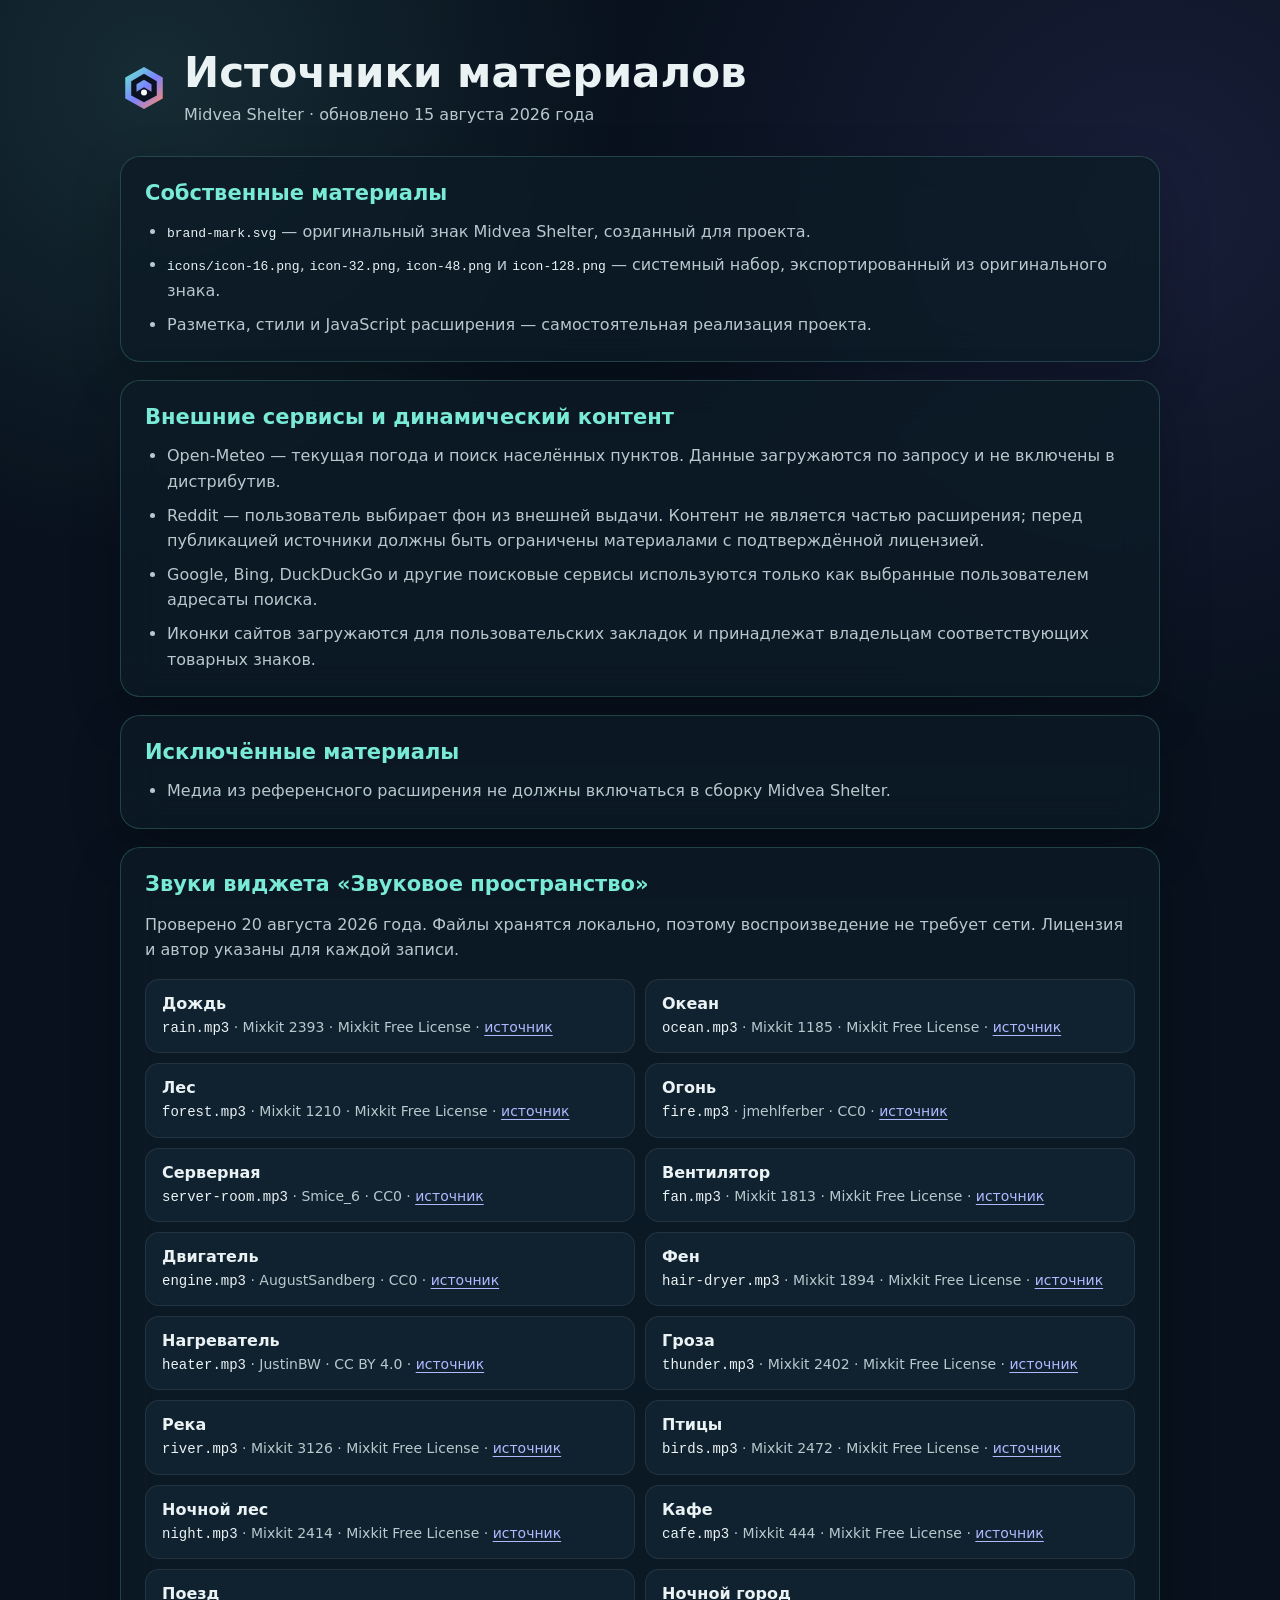
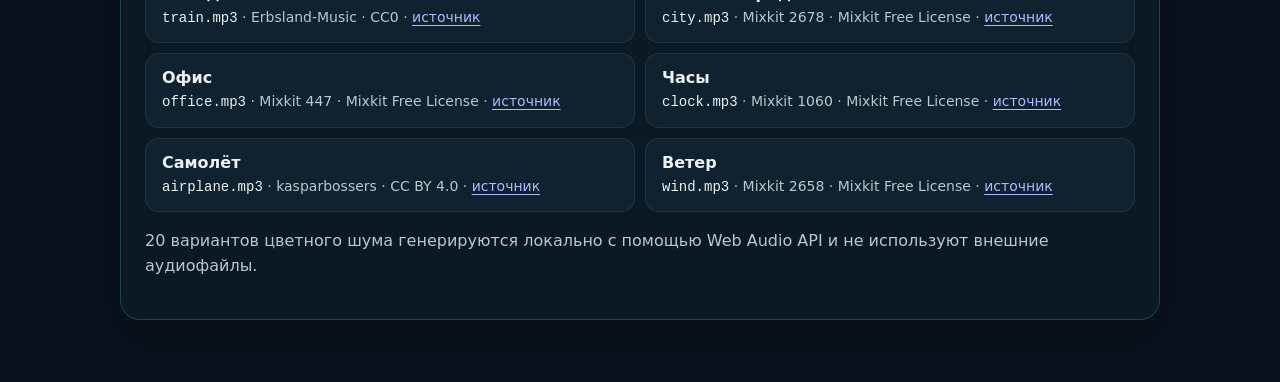
<file: start-page-extension/asset-sources.html>
<!doctype html>
<html lang="ru">
<head>
  <meta charset="utf-8">
  <meta name="viewport" content="width=device-width, initial-scale=1">
  <title>Источники материалов — Midvea Shelter</title>
  <style>
    :root {
      color-scheme: dark;
      --bg: #08111d;
      --surface: rgba(13, 27, 39, 0.82);
      --surface-strong: rgba(18, 35, 49, 0.94);
      --border: rgba(121, 234, 213, 0.2);
      --text: #eaf2f4;
      --muted: #b8c8cd;
      --accent: #79ead5;
      --link: #aeb9ff;
    }

    * { box-sizing: border-box; }

    body {
      margin: 0;
      min-height: 100vh;
      font-family: "Segoe UI Variable", "Segoe UI", system-ui, sans-serif;
      color: var(--text);
      background:
        radial-gradient(circle at 12% 4%, rgba(121, 234, 213, 0.12), transparent 30rem),
        radial-gradient(circle at 90% 10%, rgba(137, 123, 255, 0.12), transparent 34rem),
        var(--bg);
    }

    main {
      width: min(1040px, calc(100% - 32px));
      margin: 0 auto;
      padding: 48px 0 72px;
    }

    header {
      display: flex;
      align-items: center;
      gap: 16px;
      margin-bottom: 28px;
    }

    header img { width: 48px; height: 48px; }
    h1 { margin: 0; font-size: clamp(28px, 4vw, 42px); }
    .updated { margin: 5px 0 0; color: var(--muted); }

    section {
      margin-top: 18px;
      padding: 24px;
      border: 1px solid var(--border);
      border-radius: 20px;
      background: var(--surface);
      box-shadow: 0 18px 50px rgba(0, 0, 0, 0.22);
      backdrop-filter: blur(18px);
    }

    h2 { margin: 0 0 14px; color: var(--accent); font-size: 21px; }
    p, li { color: var(--muted); line-height: 1.6; }
    ul { margin: 0; padding-left: 22px; }
    li + li { margin-top: 8px; }
    a { color: var(--link); text-underline-offset: 3px; }
    code { color: var(--text); }

    .audio-grid {
      display: grid;
      grid-template-columns: repeat(2, minmax(0, 1fr));
      gap: 10px;
    }

    .audio-item {
      padding: 14px 16px;
      border: 1px solid rgba(255, 255, 255, 0.08);
      border-radius: 14px;
      background: var(--surface-strong);
    }

    .audio-item strong, .audio-item span { display: block; }
    .audio-item span { margin-top: 4px; color: var(--muted); font-size: 14px; line-height: 1.45; }

    .notice {
      border-color: rgba(255, 201, 107, 0.28);
      background: rgba(50, 37, 20, 0.72);
    }

    @media (max-width: 720px) {
      main { padding-top: 28px; }
      section { padding: 19px; border-radius: 16px; }
      .audio-grid { grid-template-columns: 1fr; }
    }
  </style>
</head>
<body>
  <main>
    <header>
      <img src="brand-mark.svg" alt="Логотип Midvea Shelter">
      <div>
        <h1>Источники материалов</h1>
        <p class="updated">Midvea Shelter · обновлено 15 августа 2026 года</p>
      </div>
    </header>

    <section>
      <h2>Собственные материалы</h2>
      <ul>
        <li><code>brand-mark.svg</code> — оригинальный знак Midvea Shelter, созданный для проекта.</li>
        <li><code>icons/icon-16.png</code>, <code>icon-32.png</code>, <code>icon-48.png</code> и <code>icon-128.png</code> — системный набор, экспортированный из оригинального знака.</li>
        <li>Разметка, стили и JavaScript расширения — самостоятельная реализация проекта.</li>
      </ul>
    </section>

    <section>
      <h2>Внешние сервисы и динамический контент</h2>
      <ul>
        <li>Open-Meteo — текущая погода и поиск населённых пунктов. Данные загружаются по запросу и не включены в дистрибутив.</li>
        <li>Reddit — пользователь выбирает фон из внешней выдачи. Контент не является частью расширения; перед публикацией источники должны быть ограничены материалами с подтверждённой лицензией.</li>
        <li>Google, Bing, DuckDuckGo и другие поисковые сервисы используются только как выбранные пользователем адресаты поиска.</li>
        <li>Иконки сайтов загружаются для пользовательских закладок и принадлежат владельцам соответствующих товарных знаков.</li>
      </ul>
    </section>

    <section>
      <h2>Исключённые материалы</h2>
      <ul>
        <li>Медиа из референсного расширения не должны включаться в сборку Midvea Shelter.</li>
      </ul>
    </section>

    <section>
      <h2>Звуки виджета «Звуковое пространство»</h2>
      <p>Проверено 20 августа 2026 года. Файлы хранятся локально, поэтому воспроизведение не требует сети. Лицензия и автор указаны для каждой записи.</p>
      <div class="audio-grid">
        <div class="audio-item"><strong>Дождь</strong><span><code>rain.mp3</code> · Mixkit 2393 · Mixkit Free License · <a href="https://mixkit.co/free-sound-effects/rain/">источник</a></span></div>
        <div class="audio-item"><strong>Океан</strong><span><code>ocean.mp3</code> · Mixkit 1185 · Mixkit Free License · <a href="https://mixkit.co/free-sound-effects/sea/">источник</a></span></div>
        <div class="audio-item"><strong>Лес</strong><span><code>forest.mp3</code> · Mixkit 1210 · Mixkit Free License · <a href="https://mixkit.co/free-sound-effects/forest/">источник</a></span></div>
        <div class="audio-item"><strong>Огонь</strong><span><code>fire.mp3</code> · jmehlferber · CC0 · <a href="https://freesound.org/people/jmehlferber/sounds/370938/">источник</a></span></div>
        <div class="audio-item"><strong>Серверная</strong><span><code>server-room.mp3</code> · Smice_6 · CC0 · <a href="https://freesound.org/people/Smice_6/sounds/536529/">источник</a></span></div>
        <div class="audio-item"><strong>Вентилятор</strong><span><code>fan.mp3</code> · Mixkit 1813 · Mixkit Free License · <a href="https://mixkit.co/free-sound-effects/appliances/">источник</a></span></div>
        <div class="audio-item"><strong>Двигатель</strong><span><code>engine.mp3</code> · AugustSandberg · CC0 · <a href="https://freesound.org/people/AugustSandberg/sounds/264864/">источник</a></span></div>
        <div class="audio-item"><strong>Фен</strong><span><code>hair-dryer.mp3</code> · Mixkit 1894 · Mixkit Free License · <a href="https://mixkit.co/free-sound-effects/appliances/">источник</a></span></div>
        <div class="audio-item"><strong>Нагреватель</strong><span><code>heater.mp3</code> · JustinBW · CC BY 4.0 · <a href="https://freesound.org/people/JustinBW/sounds/70154/">источник</a></span></div>
        <div class="audio-item"><strong>Гроза</strong><span><code>thunder.mp3</code> · Mixkit 2402 · Mixkit Free License · <a href="https://mixkit.co/free-sound-effects/thunder/">источник</a></span></div>
        <div class="audio-item"><strong>Река</strong><span><code>river.mp3</code> · Mixkit 3126 · Mixkit Free License · <a href="https://mixkit.co/free-sound-effects/nature/">источник</a></span></div>
        <div class="audio-item"><strong>Птицы</strong><span><code>birds.mp3</code> · Mixkit 2472 · Mixkit Free License · <a href="https://mixkit.co/free-sound-effects/birds/">источник</a></span></div>
        <div class="audio-item"><strong>Ночной лес</strong><span><code>night.mp3</code> · Mixkit 2414 · Mixkit Free License · <a href="https://mixkit.co/free-sound-effects/nature/">источник</a></span></div>
        <div class="audio-item"><strong>Кафе</strong><span><code>cafe.mp3</code> · Mixkit 444 · Mixkit Free License · <a href="https://mixkit.co/free-sound-effects/restaurant/">источник</a></span></div>
        <div class="audio-item"><strong>Поезд</strong><span><code>train.mp3</code> · Erbsland-Music · CC0 · <a href="https://freesound.org/people/Erbsland-Music/sounds/628663/">источник</a></span></div>
        <div class="audio-item"><strong>Ночной город</strong><span><code>city.mp3</code> · Mixkit 2678 · Mixkit Free License · <a href="https://mixkit.co/free-sound-effects/city/">источник</a></span></div>
        <div class="audio-item"><strong>Офис</strong><span><code>office.mp3</code> · Mixkit 447 · Mixkit Free License · <a href="https://mixkit.co/free-sound-effects/public-places/">источник</a></span></div>
        <div class="audio-item"><strong>Часы</strong><span><code>clock.mp3</code> · Mixkit 1060 · Mixkit Free License · <a href="https://mixkit.co/free-sound-effects/clock/">источник</a></span></div>
        <div class="audio-item"><strong>Самолёт</strong><span><code>airplane.mp3</code> · kasparbossers · CC BY 4.0 · <a href="https://freesound.org/people/kasparbossers/sounds/855260/">источник</a></span></div>
        <div class="audio-item"><strong>Ветер</strong><span><code>wind.mp3</code> · Mixkit 2658 · Mixkit Free License · <a href="https://mixkit.co/free-sound-effects/nature/">источник</a></span></div>
      </div>
      <p>20 вариантов цветного шума генерируются локально с помощью Web Audio API и не используют внешние аудиофайлы.</p>
    </section>

  </main>
  <script src="i18n.js" charset="utf-8"></script>
</body>
</html>
</file>
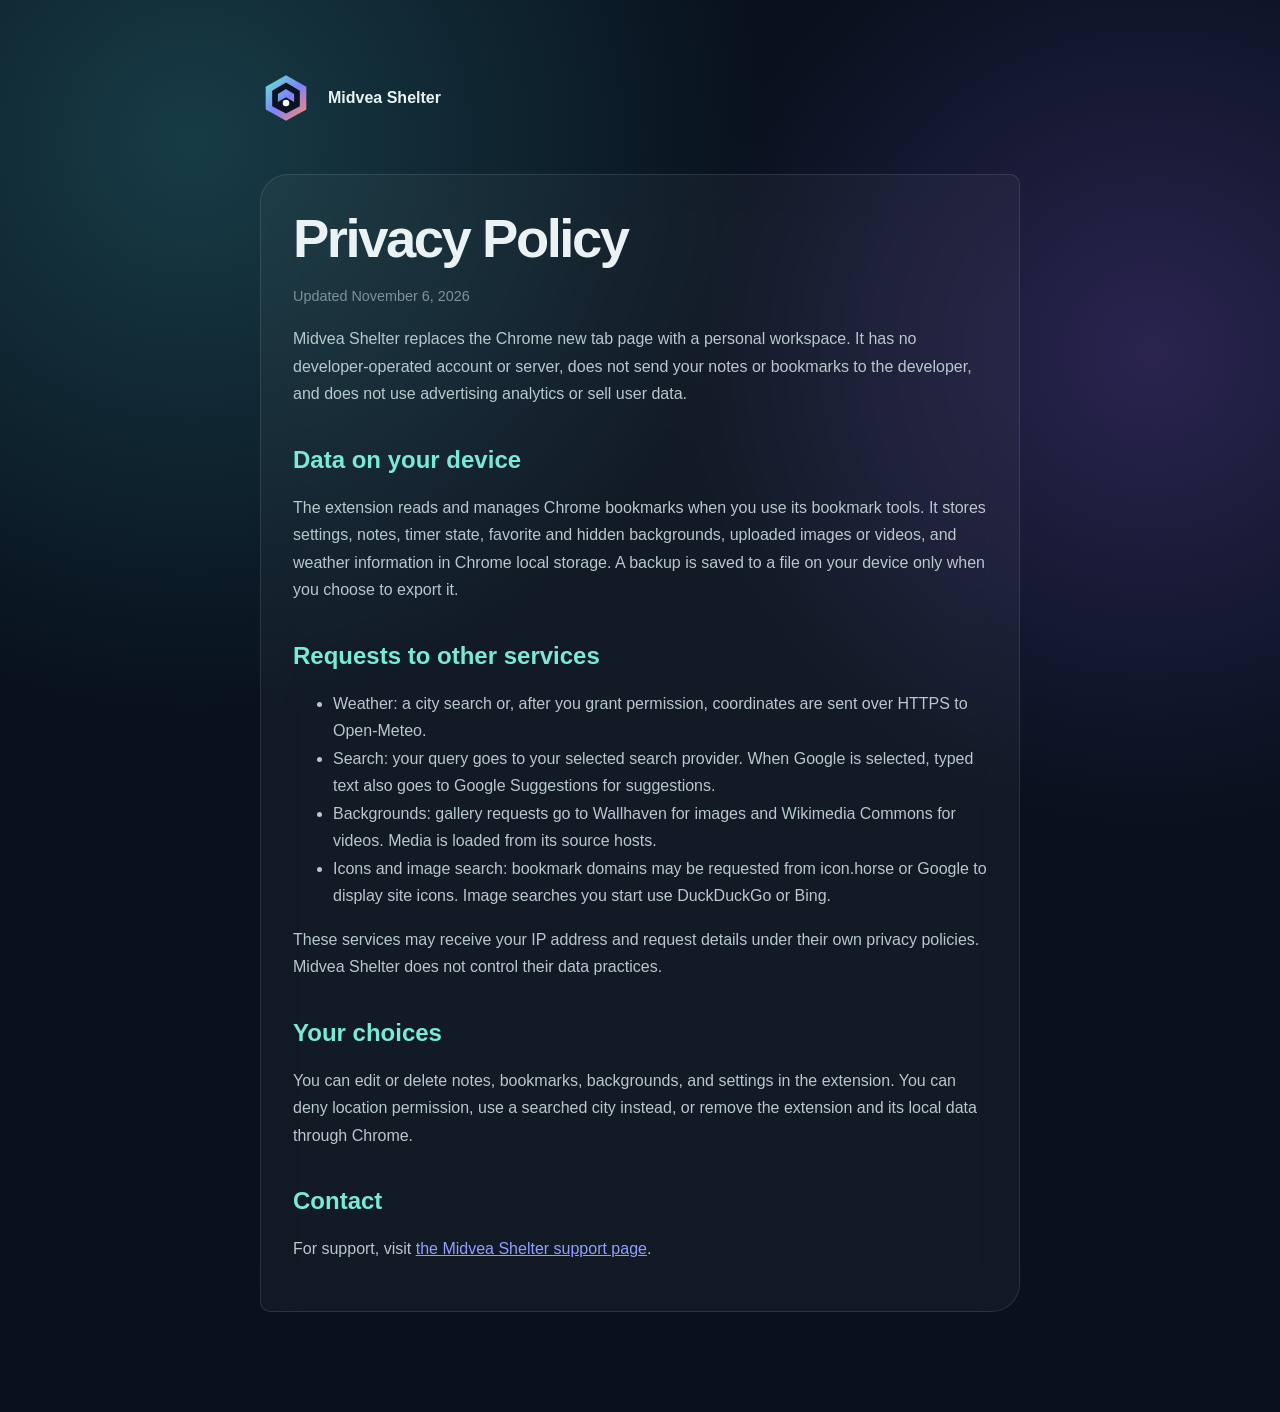
<file: start-page-extension/privacy.html>
<!doctype html>
<html lang="ru">
<head>
    <meta charset="utf-8">
    <meta name="viewport" content="width=device-width, initial-scale=1">
    <title>Конфиденциальность — Midvea Shelter</title>
    <style>
        :root{color-scheme:dark;font-family:"Segoe UI Variable Text","Segoe UI",sans-serif;background:#08111d;color:#eaf2f4}*{box-sizing:border-box}body{margin:0;min-height:100vh;background:radial-gradient(circle at 15% 10%,#173c46 0,transparent 34%),radial-gradient(circle at 90% 25%,#2a2450 0,transparent 30%),#08111d}main{width:min(760px,calc(100% - 40px));margin:0 auto;padding:72px 0 100px}header{display:flex;align-items:center;gap:16px;margin-bottom:50px}header img{width:52px;height:52px}h1{font-size:clamp(2rem,6vw,3.4rem);letter-spacing:-.045em;margin:0 0 12px}h2{margin-top:38px;color:#79ead5}p,li{color:#b8c8cd;line-height:1.72}a{color:#91a0ff}.card{padding:32px;border:1px solid #ffffff1c;border-radius:28px 10px 28px 10px;background:#ffffff0a;backdrop-filter:blur(20px)}.date{color:#7e9299;font-size:.9rem}</style>
</head>
<body><main><header><img src="brand-mark.svg" alt=""><strong>Midvea Shelter</strong></header><div class="card" id="privacy-content"></div></main><script src="privacy.js"></script></body>
</html>
</file>
